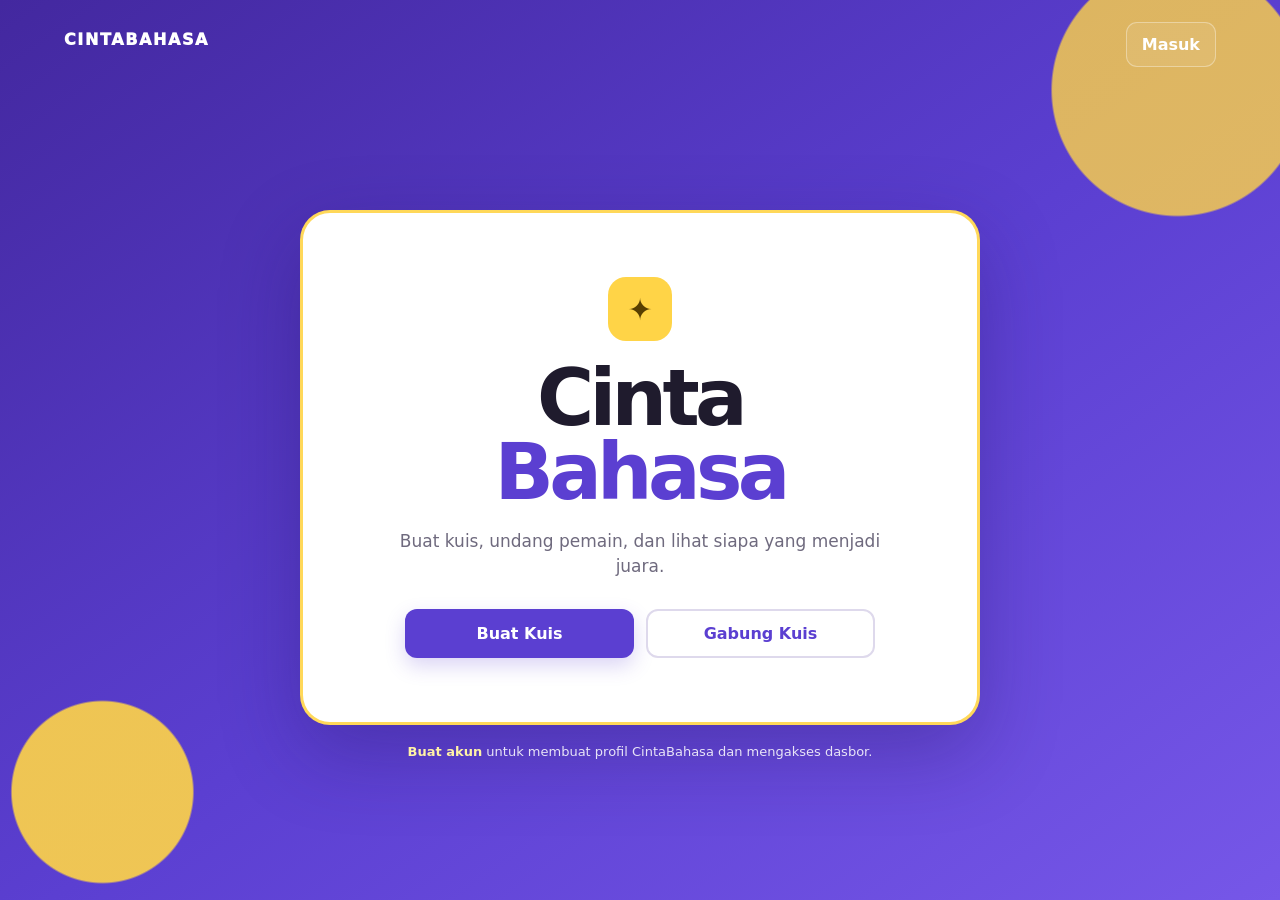
<file: index.html>
<!DOCTYPE html>
<html lang="id">
<head>
    <meta charset="UTF-8">
    <meta name="viewport" content="width=device-width, initial-scale=1.0">
    <title>CintaBahasa</title>
    <link rel="stylesheet" href="style.css">
</head>
<body>
    <main class="home">
        <div class="brand">CINTABAHASA</div><a class="home-login" href="login.html">Masuk</a>
        <section class="hero-card">
            <div class="hero-icon">✦</div>
            <h1>Cinta<br><span>Bahasa</span></h1>
            <p>Buat kuis, undang pemain, dan lihat siapa yang menjadi juara.</p>
            <div class="home-actions">
                <a class="btn primary" href="host.html" data-auth-required="true">Buat Kuis</a>
                <a class="btn secondary" href="player.html">Gabung Kuis</a>
            </div>
        </section>
        <p class="home-note"><a href="signup.html" style="color:#fff2a6;font-weight:800;">Buat akun</a> untuk membuat profil CintaBahasa dan mengakses dasbor.</p>
    </main>
</body>
</html>
</file>
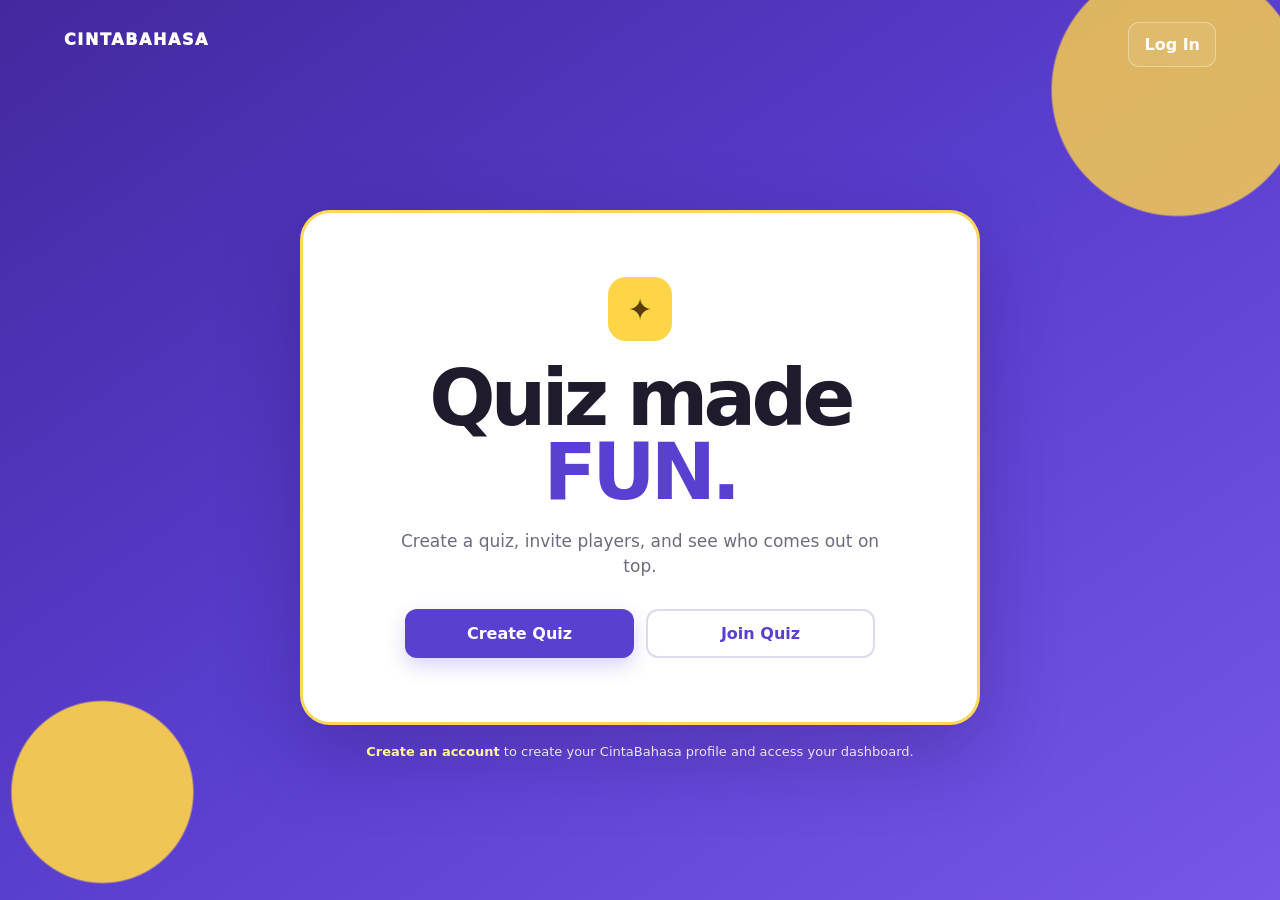
<file: index(1).html>
<!DOCTYPE html>
<html lang="en">
<head>
    <meta charset="UTF-8">
    <meta name="viewport" content="width=device-width, initial-scale=1.0">
    <title>CintaBahasa</title>
    <link rel="stylesheet" href="style.css">
</head>
<body>
    <main class="home">
        <div class="brand">CINTABAHASA</div><a class="home-login" href="login.html">Log In</a>
        <section class="hero-card">
            <div class="hero-icon">✦</div>
            <h1>Quiz made<br><span>FUN.</span></h1>
            <p>Create a quiz, invite players, and see who comes out on top.</p>
            <div class="home-actions">
                <a class="btn primary" href="host.html" data-auth-required="true">Create Quiz</a>
                <a class="btn secondary" href="player.html">Join Quiz</a>
            </div>
        </section>
        <p class="home-note"><a href="signup.html" style="color:#fff2a6;font-weight:800;">Create an account</a> to create your CintaBahasa profile and access your dashboard.</p>
    </main>
</body>
</html>
</file>
<file: style.css>
:root {
  --purple: #5b3fd1;
  --purple-dark: #43289f;
  --purple-soft: #eee8ff;
  --yellow: #ffd447;
  --yellow-soft: #fff4c9;
  --text: #1f1b2d;
  --muted: #6f6a7e;
  --line: #ded9ec;
  --danger: #d44747;
  --success: #238b57;
  --shadow: 0 18px 50px rgba(35, 19, 91, .18);
}

* { box-sizing: border-box; }
html { min-height: 100%; }
body {
  margin: 0;
  min-height: 100vh;
  font-family: Inter, ui-sans-serif, system-ui, -apple-system, BlinkMacSystemFont, "Segoe UI", sans-serif;
  color: var(--text);
  background: #f5f3fa;
  line-height: 1.45;
}
button, input, select { font: inherit; }
button, a { -webkit-tap-highlight-color: transparent; }
a { color: inherit; text-decoration: none; }
button { cursor: pointer; }

.hidden { display: none !important; }
.muted { color: var(--muted); }

.logo {
  color: white;
  font-weight: 950;
  letter-spacing: .09em;
  font-size: 18px;
}

.eyebrow {
  color: var(--purple);
  font-size: 12px;
  font-weight: 950;
  letter-spacing: .12em;
}

.topbar {
  min-height: 72px;
  padding: 0 max(5vw, 20px);
  display: flex;
  align-items: center;
  justify-content: space-between;
  gap: 18px;
  background: rgba(68, 43, 161, .98);
  color: white;
  border-bottom: 1px solid rgba(255,255,255,.15);
}

.back-link {
  color: rgba(255,255,255,.9);
  font-weight: 750;
  padding: 8px 10px;
  border-radius: 9px;
}
.back-link:hover { background: rgba(255,255,255,.1); }

.home {
  min-height: 100vh;
  padding: 28px 18px 36px;
  display: grid;
  grid-template-columns: minmax(0, 760px);
  justify-content: center;
  align-content: center;
  position: relative;
  overflow: hidden;
  background:
    radial-gradient(circle at 8% 88%, rgba(255,212,71,.9) 0 90px, transparent 92px),
    radial-gradient(circle at 92% 10%, rgba(255,212,71,.8) 0 125px, transparent 127px),
    linear-gradient(145deg, #43289f 0%, #5b3fd1 52%, #7657e8 100%);
}

.brand {
  position: absolute;
  top: 28px;
  left: max(5vw, 20px);
  color: white;
  font-weight: 950;
  letter-spacing: .1em;
}

.home-login {
  position: absolute;
  top: 22px;
  right: max(5vw, 20px);
  padding: 10px 15px;
  border: 1px solid rgba(255,255,255,.35);
  border-radius: 11px;
  color: white;
  font-weight: 800;
  background: rgba(255,255,255,.08);
}
.home-login:hover { background: rgba(255,255,255,.16); }

.hero-card {
  width: min(680px, 100%);
  margin: 80px auto 0;
  padding: clamp(32px, 7vw, 64px);
  background: white;
  border: 3px solid rgba(255,212,71,.9);
  border-radius: 30px;
  box-shadow: 0 28px 80px rgba(34, 16, 89, .3);
  text-align: center;
}

.hero-icon, .auth-mark {
  display: grid;
  place-items: center;
  background: var(--yellow);
  color: #583f00;
}
.hero-icon {
  width: 64px;
  height: 64px;
  margin: 0 auto 20px;
  border-radius: 18px;
  font-size: 30px;
}
.hero-card h1 {
  margin: 0;
  font-size: clamp(48px, 9vw, 78px);
  line-height: .95;
  letter-spacing: -.06em;
}
.hero-card h1 span { color: var(--purple); }
.hero-card p { color: var(--muted); margin: 20px auto 0; max-width: 500px; font-size: 17px; }

.home-actions {
  display: grid;
  grid-template-columns: 1fr 1fr;
  gap: 12px;
  max-width: 470px;
  margin: 30px auto 0;
}
.home-note {
  color: rgba(255,255,255,.86);
  text-align: center;
  margin: 18px auto 0;
  font-size: 13px;
}

.btn {
  min-height: 48px;
  display: inline-flex;
  align-items: center;
  justify-content: center;
  gap: 8px;
  padding: 11px 18px;
  border: 2px solid transparent;
  border-radius: 12px;
  font-weight: 850;
  transition: transform .15s, box-shadow .15s, background .15s;
}
.btn:hover { transform: translateY(-1px); }
.btn.primary { background: var(--purple); color: white; box-shadow: 0 8px 20px rgba(91,63,209,.22); }
.btn.primary:hover { background: #4d32bd; }
.btn.secondary { background: white; color: var(--purple); border-color: var(--line); }
.btn.secondary:hover { border-color: #bcaef0; background: #fbfaff; }
.btn.wide { width: 100%; }

input, select {
  width: 100%;
  min-height: 46px;
  padding: 10px 13px;
  border: 1.5px solid var(--line);
  border-radius: 11px;
  outline: none;
  color: var(--text);
  background: white;
  transition: border-color .15s, box-shadow .15s;
}
input:focus, select:focus {
  border-color: #8b73e5;
  box-shadow: 0 0 0 3px rgba(91,63,209,.1);
}
input::placeholder { color: #aaa5b5; }

.panel {
  width: min(100%, 980px);
  margin: 34px auto 60px;
  padding: clamp(24px, 5vw, 38px);
  background: white;
  border: 2px solid rgba(255,212,71,.6);
  border-radius: 24px;
  box-shadow: var(--shadow);
}
.panel h1 { margin: 7px 0 10px; font-size: clamp(30px, 5vw, 44px); letter-spacing: -.045em; }
.panel h2 { letter-spacing: -.025em; }

.host-page, .player-page {
  width: min(1100px, 92%);
  margin: 0 auto;
}
.player-page { max-width: 760px; }

.quiz-top {
  display: flex;
  justify-content: space-between;
  align-items: center;
  gap: 15px;
  margin-bottom: 25px;
  color: var(--muted);
  font-weight: 850;
}
.quiz-top span:last-child {
  min-width: 48px;
  padding: 7px 10px;
  border-radius: 10px;
  text-align: center;
  color: #5b4100;
  background: var(--yellow-soft);
  font-size: 18px;
}

.answer-grid {
  display: grid;
  grid-template-columns: 1fr 1fr;
  gap: 12px;
  margin: 18px 0;
}
.answer {
  min-height: 62px;
  padding: 13px 16px;
  text-align: left;
  border: 2px solid var(--line);
  border-radius: 14px;
  background: white;
  color: var(--text);
  font-weight: 750;
  transition: .15s;
}
.answer:hover:not(:disabled) { border-color: #a995ef; background: #faf9ff; transform: translateY(-1px); }
.answer:disabled { cursor: default; opacity: .92; }
.answer.correct { border-color: #59b985; background: #ecfbf2; }
.answer.wrong { border-color: #e37b7b; background: #fff0f0; }

.message { min-height: 20px; margin: 12px 0 0; font-size: 14px; color: var(--danger); }
.message.success { color: var(--success); }

@media (max-width: 700px) {
  .home { padding-left: 14px; padding-right: 14px; }
  .brand, .home-login { top: 18px; }
  .hero-card { margin-top: 66px; padding: 30px 20px; border-radius: 24px; }
  .hero-card h1 { font-size: clamp(44px, 14vw, 65px); }
  .home-actions, .answer-grid { grid-template-columns: 1fr; }
  .topbar { min-height: 64px; }
  .panel { margin-top: 20px; padding: 22px 17px; border-radius: 20px; }
}
</file>
